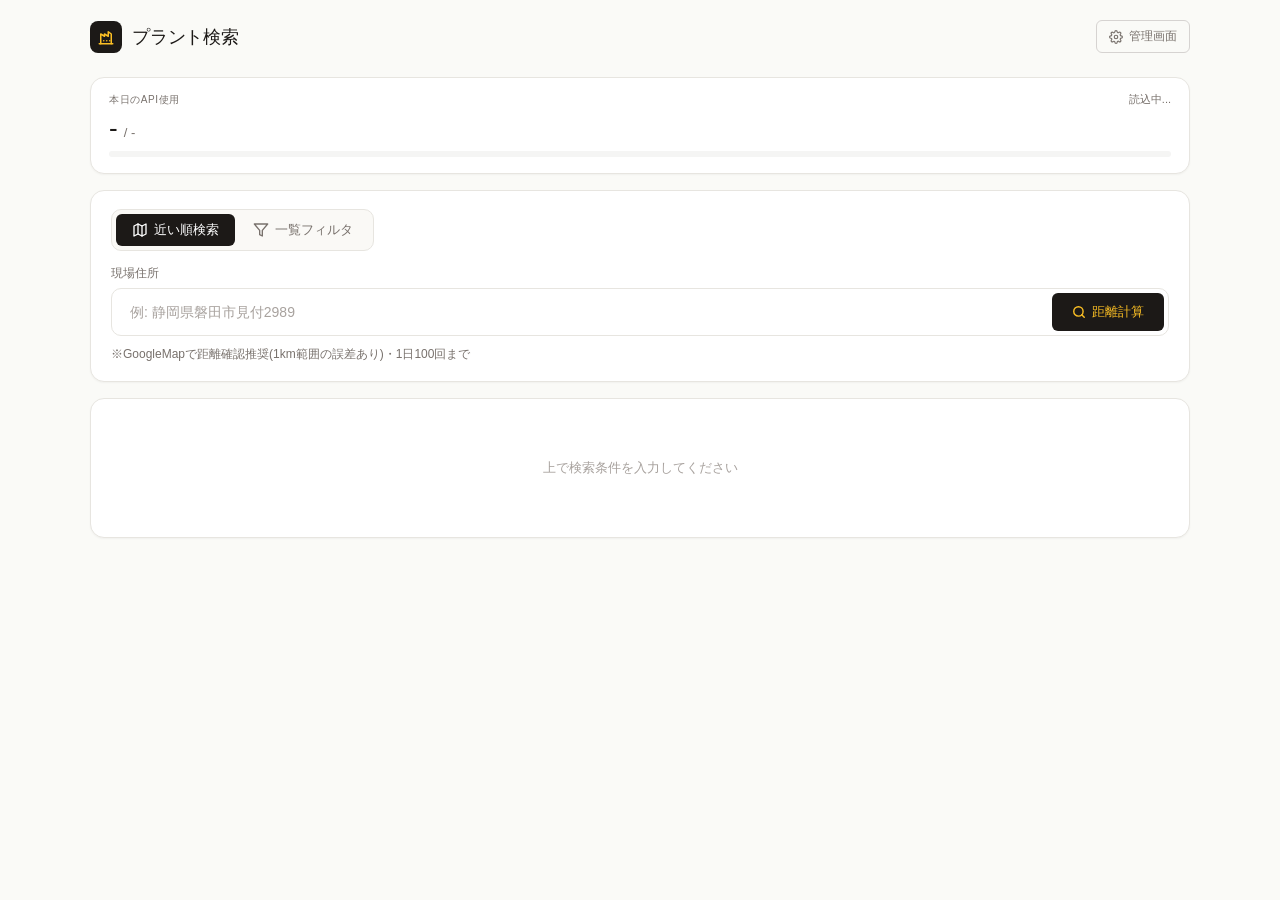
<file: index.html>
<!DOCTYPE html>
<html lang="ja">
<head>
  <meta charset="UTF-8">
  <meta name="viewport" content="width=device-width, initial-scale=1">
  <title>プラント検索</title>
  <link rel="stylesheet" href="./style.css">
</head>
<body>
  <div class="container">
    <header class="app-header">
      <div class="brand">
        <div class="brand-mark" id="brandMark"></div>
        <div class="brand-title">プラント検索</div>
      </div>
      <a class="admin-link" href="./admin.html" id="adminLink"></a>
    </header>

    <div class="card meter-card" id="meterCard">
      <div class="meter-header">
        <div class="meter-label">本日のAPI使用</div>
        <div class="meter-remain" id="meterRemain">読込中...</div>
      </div>
      <div class="meter-value">
        <span class="meter-num" id="meterNum">-</span>
        <span class="meter-max" id="meterMax">/ -</span>
      </div>
      <div class="meter-bar"><div class="meter-bar-fill" id="meterFill"></div></div>
    </div>

    <div class="card">
      <div class="mode-tabs">
        <button class="mode-tab active" id="tabDistance" data-icon="map">近い順検索</button>
        <button class="mode-tab" id="tabFilter" data-icon="filter">一覧フィルタ</button>
      </div>

      <div id="modeDistance">
        <label class="label">現場住所</label>
        <div class="search-bar">
          <input type="text" id="origin" placeholder="例: 静岡県磐田市見付2989" />
          <button class="btn-primary" id="searchBtn" data-icon="search">距離計算</button>
        </div>
        <div class="status" id="statusDist">
          ※GoogleMapで距離確認推奨(1km範囲の誤差あり)・1日100回まで
        </div>
      </div>

      <div id="modeFilter" style="display:none;">
        <label class="label">会社名・住所で絞り込み</label>
        <input type="text" id="filterText" class="field-input" placeholder="例: 静岡市 / 生コン" />
        <div class="status" id="statusFilter"></div>
      </div>
    </div>

    <div class="card results-wrap">
      <div id="results">
        <div class="results-empty">上で検索条件を入力してください</div>
      </div>
    </div>
  </div>

  <script src="./config.js"></script>
  <script src="./icons.js"></script>
  <script src="./api.js"></script>
  <script src="./app.js"></script>
</body>
</html>
</file>
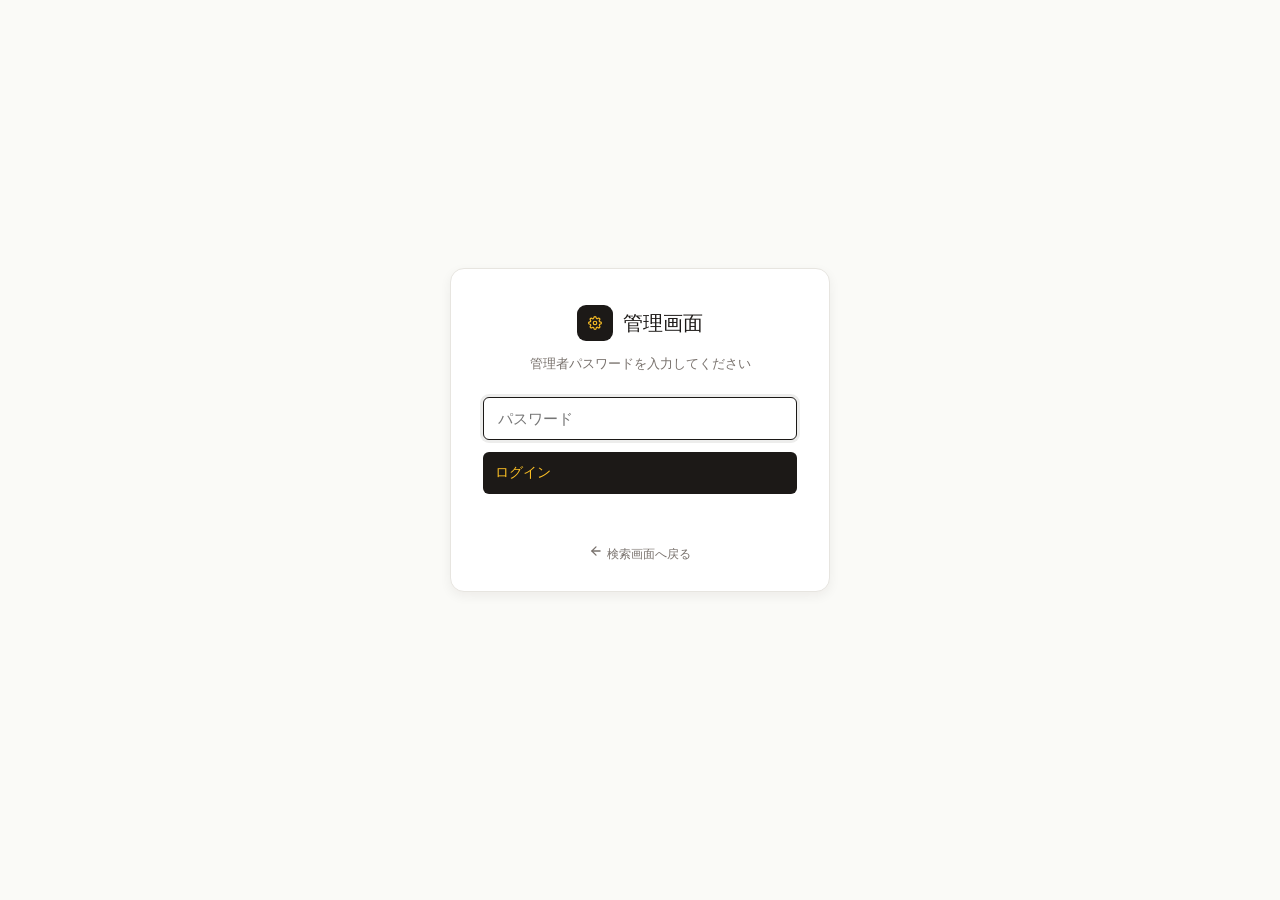
<file: admin.html>
<!DOCTYPE html>
<html lang="ja">
<head>
  <meta charset="UTF-8">
  <meta name="viewport" content="width=device-width, initial-scale=1">
  <title>プラント管理</title>
  <link rel="stylesheet" href="./style.css">
</head>
<body>
  <div class="login-screen" id="loginScreen">
    <div class="login-card">
      <div class="brand">
        <div class="brand-mark" id="loginBrandMark"></div>
        <h1>管理画面</h1>
      </div>
      <p class="login-hint">管理者パスワードを入力してください</p>
      <form id="loginForm" autocomplete="on">
        <input
          type="password"
          id="loginPassword"
          placeholder="パスワード"
          autocomplete="current-password"
          required />
        <button type="submit" class="btn-primary" id="loginBtn">ログイン</button>
        <div class="login-error" id="loginError"></div>
      </form>
      <p class="login-back">
        <a href="./index.html" id="backLink"></a>
      </p>
    </div>
  </div>

  <div class="container" id="mainScreen" style="display:none;">
    <header class="app-header">
      <div class="brand">
        <div class="brand-mark" id="brandMark"></div>
        <div class="brand-title">プラント管理</div>
      </div>
      <div class="header-actions">
        <a class="admin-link" href="./index.html" id="searchLink"></a>
        <button class="btn-logout" id="logoutBtn" data-icon="logout">ログアウト</button>
      </div>
    </header>

    <div id="status" class="status-msg"></div>

    <div class="stats-grid">
      <div class="card meter-card" style="margin-bottom:0;">
        <div class="meter-header">
          <div class="meter-label">本日のAPI使用</div>
          <div class="meter-remain" id="meterRemain">-</div>
        </div>
        <div class="meter-value">
          <span class="meter-num" id="meterNum">-</span>
          <span class="meter-max" id="meterMax">/ -</span>
        </div>
        <div class="meter-bar"><div class="meter-bar-fill" id="meterFill"></div></div>
      </div>

      <div class="card meter-card" style="margin-bottom:0;">
        <div class="meter-header">
          <div class="meter-label">距離キャッシュ</div>
          <div class="meter-remain" id="cacheTtlLabel">7日間有効</div>
        </div>
        <div class="meter-value">
          <span class="meter-num" id="statCache">-</span>
          <span class="meter-max">件</span>
        </div>
        <button class="btn-sub" id="clearCacheBtn" data-icon="trash" style="margin-top:6px;width:100%;justify-content:center;" title="プラント住所を変更したとき">キャッシュクリア</button>
      </div>
    </div>

    <div class="card">
      <div class="toolbar">
        <input type="text" id="filter" class="field-input" placeholder="絞り込み(会社名・住所)" />
        <button class="btn-primary" id="addBtn" data-icon="plus">新規追加</button>
        <button class="btn-sub" id="reloadBtn" data-icon="refresh">再読込</button>
      </div>
      <div class="admin-table-wrap">
        <div id="tableArea"><div class="empty">読み込み中...</div></div>
      </div>
    </div>
  </div>

  <div class="modal-bg" id="modal">
    <div class="modal">
      <h2 id="modalTitle">プラント追加</h2>
      <input type="hidden" id="f_id" />
      <div class="field"><label class="required">会社名</label><input type="text" id="f_name" /></div>
      <div class="field"><label class="required">住所</label><input type="text" id="f_address" /></div>
      <div class="field"><label>電話番号</label><input type="text" id="f_phone" /></div>
      <div class="field"><label>FAX番号</label><input type="text" id="f_fax" /></div>
      <div class="field"><label>備考</label><textarea id="f_note" rows="2"></textarea></div>
      <div class="modal-actions">
        <button class="btn-sub" id="cancelBtn">キャンセル</button>
        <button class="btn-primary" id="saveBtn">保存</button>
      </div>
    </div>
  </div>

  <script src="./config.js"></script>
  <script src="./icons.js"></script>
  <script src="./api.js"></script>
  <script src="./admin.js"></script>
</body>
</html>
</file>
<file: style.css>
:root {
  --bg: #fafaf7;
  --surface: #ffffff;
  --surface-2: #faf9f6;
  --ink: #1c1917;
  --ink-2: #44403c;
  --muted: #78716c;
  --muted-2: #a8a29e;
  --line: #e7e5e0;
  --line-2: #d6d3d1;
  --accent: #fbbf24;
  --accent-bg: #fef3c7;
  --accent-ink: #92400e;
  --danger: #b91c1c;
  --danger-bg: #fef2f2;
  --success: #15803d;
  --success-bg: #f0fdf4;
  --radius: 10px;
  --radius-sm: 6px;
  --radius-lg: 14px;
  --shadow-sm: 0 1px 2px rgba(28,25,23,0.04);
  --shadow: 0 4px 12px rgba(28,25,23,0.06);
}

* { box-sizing: border-box; }

html, body {
  margin: 0;
  padding: 0;
  background: var(--bg);
  color: var(--ink);
  font-family: -apple-system, BlinkMacSystemFont, "Segoe UI", "Hiragino Sans", "Yu Gothic", sans-serif;
  font-feature-settings: "palt";
  -webkit-font-smoothing: antialiased;
  min-height: 100vh;
}

body { padding: 20px 16px 60px; }

a { color: inherit; text-decoration: none; }

/* ================ Login ================ */
.login-screen {
  min-height: calc(100vh - 80px);
  display: flex;
  align-items: center;
  justify-content: center;
}
.login-card {
  background: var(--surface);
  border: 1px solid var(--line);
  border-radius: var(--radius-lg);
  padding: 36px 32px 28px;
  width: 100%;
  max-width: 380px;
  box-shadow: var(--shadow);
}
.login-card .brand {
  display: flex;
  align-items: center;
  justify-content: center;
  gap: 10px;
  margin-bottom: 6px;
}
.login-card .brand-mark {
  width: 36px;
  height: 36px;
  background: var(--ink);
  border-radius: 9px;
  display: flex;
  align-items: center;
  justify-content: center;
  color: var(--accent);
}
.login-card h1 {
  font-size: 20px;
  margin: 0;
  font-weight: 500;
  color: var(--ink);
  letter-spacing: -0.2px;
}
.login-hint {
  font-size: 13px;
  color: var(--muted);
  text-align: center;
  margin: 14px 0 24px;
}
.login-card input[type="password"] {
  width: 100%;
  padding: 12px 14px;
  font-size: 15px;
  border: 1px solid var(--line-2);
  border-radius: var(--radius-sm);
  margin-bottom: 12px;
  background: var(--surface);
  color: var(--ink);
}
.login-card input[type="password"]:focus {
  outline: none;
  border-color: var(--ink);
  box-shadow: 0 0 0 3px rgba(28,25,23,0.08);
}
.login-card .btn-primary {
  width: 100%;
  padding: 12px;
  font-size: 14px;
}
.login-error {
  font-size: 13px;
  color: var(--danger);
  margin-top: 10px;
  min-height: 18px;
  text-align: center;
}
.login-back {
  text-align: center;
  margin: 22px 0 0;
  font-size: 12px;
  color: var(--muted);
}
.login-back a:hover { color: var(--ink); }

/* ================ Layout ================ */
.container {
  max-width: 1100px;
  margin: 0 auto;
}
header.app-header {
  display: flex;
  justify-content: space-between;
  align-items: center;
  margin-bottom: 24px;
  flex-wrap: wrap;
  gap: 10px;
}
.brand {
  display: flex;
  align-items: center;
  gap: 10px;
}
.brand-mark {
  width: 32px;
  height: 32px;
  background: var(--ink);
  border-radius: 8px;
  display: flex;
  align-items: center;
  justify-content: center;
  color: var(--accent);
  flex-shrink: 0;
}
.brand-mark svg { display: block; }
.brand-title {
  font-size: 18px;
  font-weight: 500;
  color: var(--ink);
  letter-spacing: -0.2px;
}
.header-actions {
  display: flex;
  gap: 8px;
  align-items: center;
}

/* ================ Card ================ */
.card {
  background: var(--surface);
  border: 1px solid var(--line);
  border-radius: var(--radius-lg);
  padding: 18px 20px;
  margin-bottom: 16px;
  box-shadow: var(--shadow-sm);
}

/* ================ Tabs ================ */
.mode-tabs {
  display: inline-flex;
  background: var(--surface-2);
  border: 1px solid var(--line);
  border-radius: var(--radius);
  padding: 4px;
  gap: 2px;
  margin-bottom: 14px;
}
.mode-tab {
  padding: 7px 16px;
  font-size: 13px;
  font-weight: 500;
  color: var(--muted);
  background: transparent;
  border: none;
  border-radius: var(--radius-sm);
  cursor: pointer;
  transition: all 0.15s ease;
  display: inline-flex;
  align-items: center;
  gap: 6px;
}
.mode-tab:hover { color: var(--ink); }
.mode-tab.active {
  background: var(--ink);
  color: var(--surface);
}

/* ================ Search bar ================ */
.search-bar {
  background: var(--surface);
  border: 1px solid var(--line);
  border-radius: var(--radius);
  padding: 4px;
  display: flex;
  gap: 4px;
  align-items: stretch;
  transition: border-color 0.15s;
}
.search-bar:focus-within { border-color: var(--ink); }
.search-bar input {
  flex: 1;
  padding: 10px 14px;
  border: none;
  background: transparent;
  font-size: 14px;
  outline: none;
  color: var(--ink);
  min-width: 0;
}
.search-bar input::placeholder { color: var(--muted-2); }
.search-bar .btn-primary {
  padding: 10px 20px;
  border-radius: var(--radius-sm);
  font-size: 13px;
}

/* ================ Form (single field) ================ */
.field-input {
  width: 100%;
  padding: 10px 14px;
  border: 1px solid var(--line);
  border-radius: var(--radius-sm);
  background: var(--surface);
  font-size: 14px;
  color: var(--ink);
  outline: none;
  transition: border-color 0.15s;
}
.field-input:focus { border-color: var(--ink); }
.field-input::placeholder { color: var(--muted-2); }

.label {
  font-size: 12px;
  color: var(--muted);
  margin-bottom: 6px;
  display: block;
  font-weight: 500;
}

/* ================ Buttons ================ */
button {
  font-family: inherit;
  cursor: pointer;
  transition: all 0.15s ease;
}
.btn-primary {
  background: var(--ink);
  color: var(--accent);
  border: none;
  padding: 10px 20px;
  border-radius: var(--radius-sm);
  font-size: 13px;
  font-weight: 500;
  display: inline-flex;
  align-items: center;
  gap: 6px;
  white-space: nowrap;
}
.btn-primary:hover { background: #292524; }
.btn-primary:disabled {
  background: var(--muted-2);
  color: var(--surface);
  cursor: not-allowed;
}
.btn-sub {
  background: var(--surface);
  color: var(--ink-2);
  border: 1px solid var(--line-2);
  padding: 8px 14px;
  border-radius: var(--radius-sm);
  font-size: 13px;
  font-weight: 500;
  display: inline-flex;
  align-items: center;
  gap: 6px;
  white-space: nowrap;
}
.btn-sub:hover { background: var(--surface-2); border-color: var(--ink-2); }
.btn-logout {
  background: transparent;
  color: var(--muted);
  border: 1px solid var(--line-2);
  padding: 7px 12px;
  border-radius: var(--radius-sm);
  font-size: 12px;
}
.btn-logout:hover { background: var(--surface-2); color: var(--ink); }
.admin-link {
  display: inline-flex;
  align-items: center;
  gap: 6px;
  font-size: 12px;
  color: var(--muted);
  padding: 7px 12px;
  border: 1px solid var(--line-2);
  border-radius: var(--radius-sm);
  background: transparent;
}
.admin-link:hover { background: var(--surface-2); color: var(--ink); }

.btn-icon {
  padding: 5px 10px;
  font-size: 12px;
  background: transparent;
  border: 1px solid var(--line-2);
  color: var(--ink-2);
  border-radius: var(--radius-sm);
  display: inline-flex;
  align-items: center;
  gap: 4px;
}
.btn-icon:hover { background: var(--surface-2); }
.btn-icon.danger { color: var(--danger); border-color: #fecaca; }
.btn-icon.danger:hover { background: var(--danger-bg); }

/* ================ Status ================ */
.status {
  font-size: 12px;
  color: var(--muted);
  margin-top: 10px;
  display: flex;
  align-items: center;
  gap: 6px;
}
.status.error { color: var(--danger); }
.status-msg {
  font-size: 13px;
  padding: 10px 14px;
  border-radius: var(--radius-sm);
  margin-bottom: 14px;
  display: none;
  align-items: center;
  gap: 8px;
}
.status-msg.show { display: flex; }
.status-msg.success { background: var(--success-bg); color: var(--success); }
.status-msg.error { background: var(--danger-bg); color: var(--danger); }

/* ================ Results: card grid ================ */
.results-wrap { padding: 0; }
.results-empty {
  text-align: center;
  padding: 60px 20px;
  color: var(--muted-2);
  font-size: 13px;
}
.results-loading {
  text-align: center;
  padding: 40px 20px;
  color: var(--muted);
  font-size: 14px;
}
.results-loading small {
  display: block;
  margin-top: 6px;
  color: var(--muted-2);
  font-size: 12px;
}
.spinner {
  display: inline-block;
  width: 18px;
  height: 18px;
  border: 2px solid var(--line-2);
  border-top-color: var(--ink);
  border-radius: 50%;
  animation: spin 0.8s linear infinite;
  vertical-align: middle;
  margin-right: 8px;
}
@keyframes spin { to { transform: rotate(360deg); } }

.result-list {
  display: flex;
  flex-direction: column;
  gap: 8px;
}
.result-row {
  background: var(--surface);
  border: 1px solid var(--line);
  border-radius: var(--radius);
  padding: 14px 16px;
  display: grid;
  grid-template-columns: auto 1fr auto;
  gap: 16px;
  align-items: center;
  transition: border-color 0.15s, transform 0.1s;
}
.result-row:hover { border-color: var(--ink-2); }
.dist-pill {
  background: var(--accent-bg);
  color: var(--accent-ink);
  padding: 6px 10px;
  border-radius: var(--radius-sm);
  font-size: 14px;
  font-weight: 500;
  min-width: 64px;
  text-align: center;
  font-variant-numeric: tabular-nums;
  white-space: nowrap;
}
.dist-pill.error {
  background: var(--danger-bg);
  color: var(--danger);
  font-size: 11px;
  font-weight: 400;
}
.dist-pill.cached {
  background: var(--success-bg);
  color: var(--success);
}
.result-main { min-width: 0; }
.result-name {
  font-size: 14px;
  color: var(--ink);
  font-weight: 500;
  margin-bottom: 4px;
  white-space: nowrap;
  overflow: hidden;
  text-overflow: ellipsis;
}
.result-addr {
  font-size: 12px;
  color: var(--muted);
  white-space: nowrap;
  overflow: hidden;
  text-overflow: ellipsis;
}
.result-contacts {
  display: flex;
  gap: 6px;
  align-items: center;
  flex-shrink: 0;
}
.contact-chip {
  display: inline-flex;
  align-items: center;
  gap: 4px;
  padding: 5px 10px;
  background: var(--surface-2);
  border: 1px solid var(--line);
  border-radius: var(--radius-sm);
  font-size: 11px;
  color: var(--ink-2);
  font-variant-numeric: tabular-nums;
  cursor: pointer;
  transition: all 0.15s;
}
.contact-chip:hover { background: var(--ink); color: var(--accent); border-color: var(--ink); }
.contact-chip svg { flex-shrink: 0; }
.contact-chip .label-text {
  font-size: 10px;
  color: var(--muted);
  margin-right: 2px;
  text-transform: uppercase;
  letter-spacing: 0.5px;
}
.contact-chip:hover .label-text { color: var(--accent); }
.contact-chip.copied { background: var(--success-bg); color: var(--success); border-color: var(--success); }
.contact-chip.copied .label-text { color: var(--success); }

@media (max-width: 700px) {
  .result-row {
    grid-template-columns: auto 1fr;
    gap: 12px;
  }
  .result-contacts {
    grid-column: 1 / -1;
    flex-wrap: wrap;
  }
}

/* ================ Admin table ================ */
.toolbar {
  display: flex;
  gap: 8px;
  margin-bottom: 14px;
  flex-wrap: wrap;
}
.toolbar input {
  flex: 1;
  min-width: 200px;
}
.admin-table-wrap {
  background: var(--surface);
  border: 1px solid var(--line);
  border-radius: var(--radius);
  overflow: hidden;
}
.admin-table { width: 100%; border-collapse: collapse; font-size: 13px; }
.admin-table th {
  background: var(--surface-2);
  font-size: 11px;
  color: var(--muted);
  font-weight: 500;
  text-transform: uppercase;
  letter-spacing: 0.5px;
  text-align: left;
  padding: 10px 14px;
  border-bottom: 1px solid var(--line);
}
.admin-table td {
  padding: 12px 14px;
  border-bottom: 1px solid var(--line);
  color: var(--ink-2);
  vertical-align: middle;
}
.admin-table tr:last-child td { border-bottom: none; }
.admin-table tr:hover td { background: var(--surface-2); }

/* ================ API Meter ================ */
.meter-card { padding: 14px 18px 16px; }
.meter-header {
  display: flex;
  justify-content: space-between;
  align-items: baseline;
  margin-bottom: 8px;
}
.meter-label {
  font-size: 10px;
  color: var(--muted);
  text-transform: uppercase;
  letter-spacing: 0.6px;
  font-weight: 500;
}
.meter-remain {
  font-size: 11px;
  color: var(--muted);
  font-variant-numeric: tabular-nums;
}
.meter-remain.warn { color: var(--accent-ink); }
.meter-remain.danger { color: var(--danger); }
.meter-value {
  display: flex;
  align-items: baseline;
  gap: 6px;
  margin-bottom: 10px;
}
.meter-num {
  font-size: 26px;
  font-weight: 500;
  color: var(--ink);
  line-height: 1;
  font-variant-numeric: tabular-nums;
  transition: color 0.2s;
}
.meter-num.danger { color: var(--danger); }
.meter-max {
  font-size: 13px;
  color: var(--muted);
  font-variant-numeric: tabular-nums;
}
.meter-bar {
  height: 6px;
  background: #f5f5f4;
  border-radius: 3px;
  overflow: hidden;
}
.meter-bar-fill {
  height: 100%;
  width: 0;
  background: var(--success);
  border-radius: 3px;
  transition: width 0.4s ease, background 0.2s;
}
.meter-bar-fill.warn { background: var(--accent); }
.meter-bar-fill.danger { background: var(--danger); }

/* ================ Cache card (admin) ================ */
.stats-grid {
  display: grid;
  grid-template-columns: 1fr 1fr;
  gap: 12px;
  margin-bottom: 16px;
}
@media (max-width: 600px) {
  .stats-grid { grid-template-columns: 1fr; }
}
.cache-card { padding: 14px 18px; }
.cache-info {
  display: flex;
  gap: 28px;
  align-items: center;
  flex-wrap: wrap;
}
.cache-stat { display: flex; flex-direction: column; gap: 2px; }
.stat-label {
  font-size: 10px;
  color: var(--muted);
  text-transform: uppercase;
  letter-spacing: 0.6px;
  font-weight: 500;
}
.stat-value {
  font-size: 16px;
  font-weight: 500;
  color: var(--ink);
  font-variant-numeric: tabular-nums;
}
.cache-info > .btn-sub { margin-left: auto; }

/* ================ Modal ================ */
.modal-bg {
  display: none;
  position: fixed;
  top: 0; left: 0; right: 0; bottom: 0;
  background: rgba(28,25,23,0.5);
  z-index: 100;
  align-items: center;
  justify-content: center;
  padding: 16px;
  backdrop-filter: blur(2px);
}
.modal-bg.show { display: flex; }
.modal {
  background: var(--surface);
  border-radius: var(--radius-lg);
  padding: 24px;
  max-width: 500px;
  width: 100%;
  box-shadow: var(--shadow);
}
.modal h2 {
  margin: 0 0 18px;
  font-size: 17px;
  font-weight: 500;
  color: var(--ink);
}
.field { margin-bottom: 14px; }
.field label {
  display: block;
  font-size: 11px;
  color: var(--muted);
  margin-bottom: 5px;
  font-weight: 500;
  text-transform: uppercase;
  letter-spacing: 0.5px;
}
.field input, .field textarea {
  width: 100%;
  padding: 10px 12px;
  border: 1px solid var(--line);
  border-radius: var(--radius-sm);
  font-size: 14px;
  font-family: inherit;
  background: var(--surface);
  color: var(--ink);
  outline: none;
}
.field input:focus, .field textarea:focus { border-color: var(--ink); }
.required::after { content: ' *'; color: var(--danger); }
.modal-actions {
  display: flex;
  justify-content: flex-end;
  gap: 8px;
  margin-top: 22px;
}

/* ================ Misc ================ */
.empty {
  text-align: center;
  padding: 50px 20px;
  color: var(--muted-2);
  font-size: 13px;
}
.note-icon {
  display: inline-flex;
  vertical-align: middle;
}
.icon-btn-text { display: inline-flex; align-items: center; gap: 4px; }

@media (max-width: 600px) {
  body { padding: 16px 12px 40px; }
  .card { padding: 14px; }
  .admin-table th, .admin-table td { padding: 8px 10px; font-size: 12px; }
}
</file>
